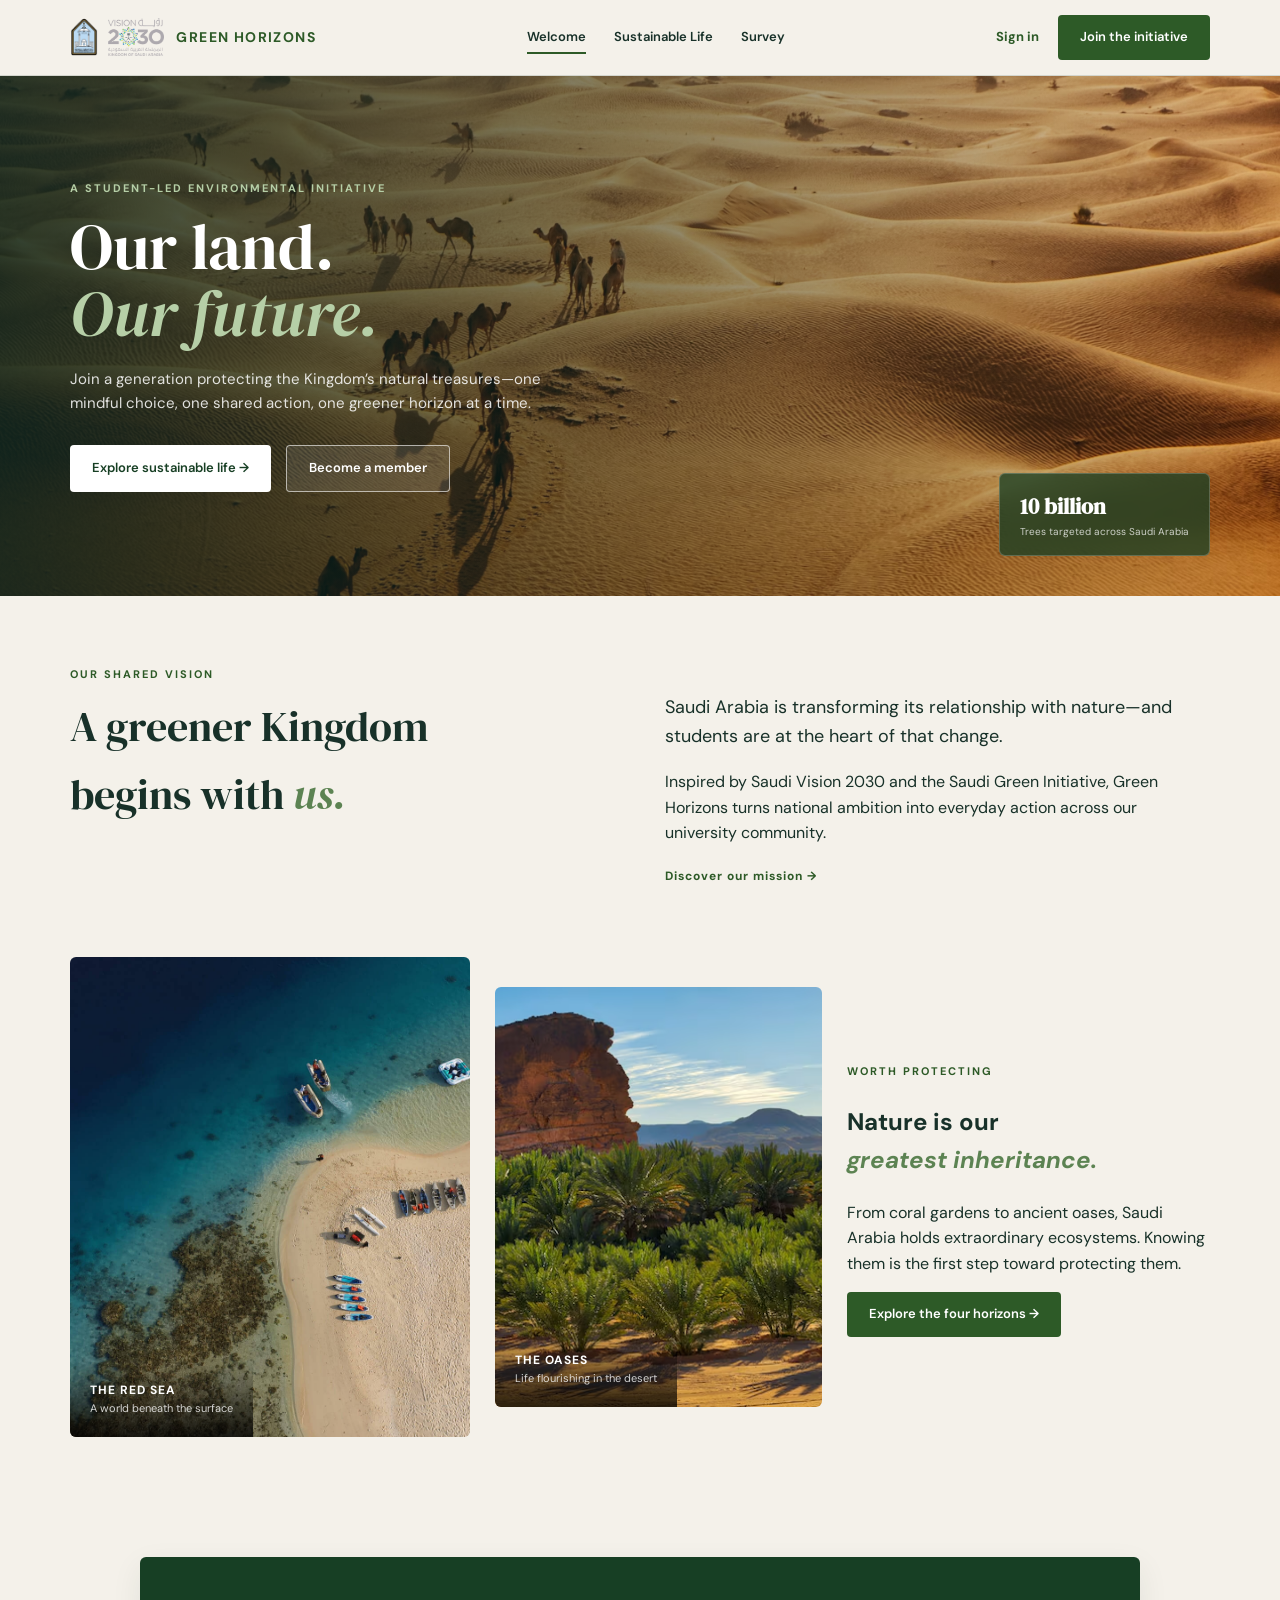
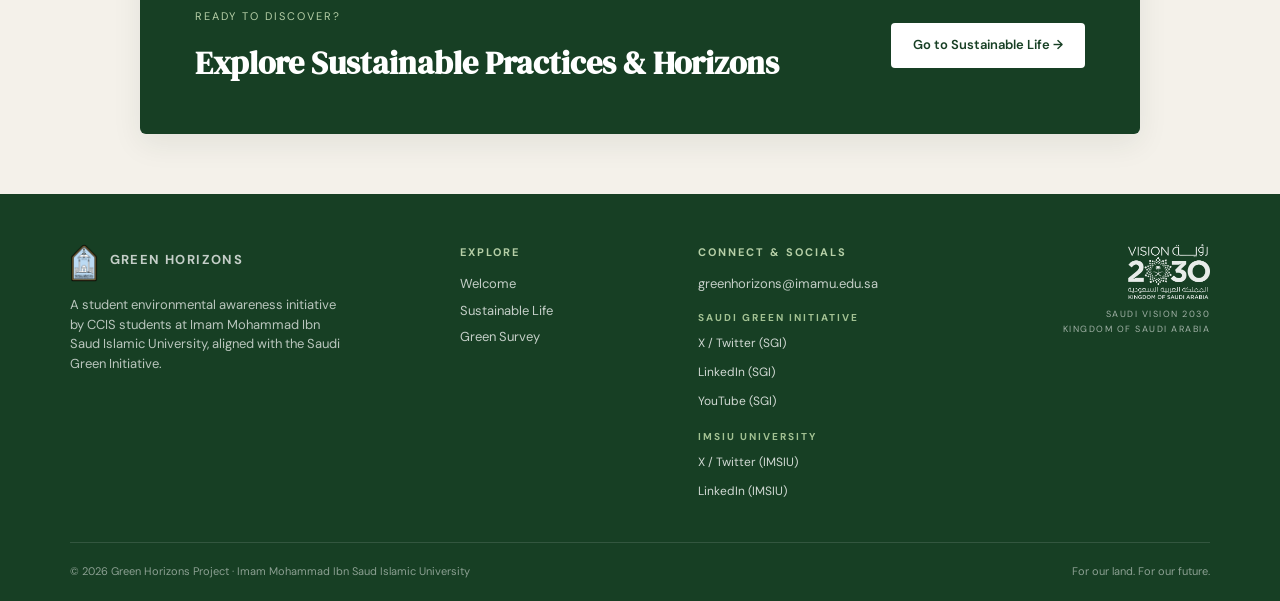
<file: index.html>
<!DOCTYPE html>
<html lang="en">
<head>
    <meta charset="utf-8">
    <title>Green Horizons - Welcome</title>
    <meta name="keywords" content="Saudi Green Initiative, Vision 2030, Environment, Sustainability, Imam University">
    <meta name="description" content="A student environmental awareness website supporting Saudi Vision 2030 and the Saudi Green Initiative.">
    <link rel="stylesheet" href="css/style.css">
</head>
<body>

    <!-- Header navigation bar -->
    <header class="header">
        <div class="nav-shell">
            <a href="index.html" class="brand">
                <div class="brand-logos">
                    <img src="images/imamu.png" alt="Imam University Logo">
                    <img src="images/Vision_2030.webp" alt="Saudi Vision 2030 Logo">
                </div>
                <span>GREEN HORIZONS</span>
            </a>
            <nav class="nav-links">
                <a href="index.html" class="active">Welcome</a>
                <a href="sustainable.html">Sustainable Life</a>
                <a href="survey.html">Survey</a>
            </nav>
            <div>
                <a href="signin.html" style="color: #2d5a27; text-decoration: none; margin-right: 15px; font-weight: bold; font-size: 13px;">Sign in</a>
                <a href="signup.html" class="primary-button">Join the initiative</a>
            </div>
        </div>
    </header>

    <main>
        <!-- Hero section with background banner -->
        <section class="hero-section">
            <div class="hero-overlay"></div>
            <div class="hero-content page-shell">
                <span class="eyebrow">A STUDENT-LED ENVIRONMENTAL INITIATIVE</span>
                <h1>Our land.<br><em>Our future.</em></h1>
                <p>Join a generation protecting the Kingdom’s natural treasures—one mindful choice, one shared action, one greener horizon at a time.</p>
                <div class="hero-buttons">
                    <a href="sustainable.html" class="primary-button light-btn">Explore sustainable life &rarr;</a>
                    <a href="signup.html" class="ghost-button">Become a member</a>
                </div>
            </div>
            <!-- Floating statistics box -->
            <div class="hero-stat-box">
                <div>
                    <strong>10 billion</strong>
                    <small>Trees targeted across Saudi Arabia</small>
                </div>
            </div>
        </section>

        <!-- Introduction section -->
        <section class="page-shell intro-section">
            <div class="section-tag">OUR SHARED VISION</div>
            <div class="intro-grid">
                <h2>A greener Kingdom<br>begins with <em>us.</em></h2>
                <div>
                    <p class="lead">Saudi Arabia is transforming its relationship with nature—and students are at the heart of that change.</p>
                    <p>Inspired by Saudi Vision 2030 and the Saudi Green Initiative, Green Horizons turns national ambition into everyday action across our university community.</p>
                    <a href="sustainable.html" class="inline-link">Discover our mission &rarr;</a>
                </div>
            </div>
        </section>

        <!-- Nature photo gallery section -->
        <section class="page-shell nature-gallery">
            <div class="photo-card large">
                <img src="images/Red-Sea.jpg" alt="The Red Sea Coral Reefs">
                <div class="photo-caption">
                    <strong>THE RED SEA</strong>
                    <small>A world beneath the surface</small>
                </div>
            </div>
            <div class="photo-card medium">
                <img src="images/date-farms.avif" alt="The Oases">
                <div class="photo-caption">
                    <strong>THE OASES</strong>
                    <small>Life flourishing in the desert</small>
                </div>
            </div>
            <div class="nature-copy">
                <span class="section-tag">WORTH PROTECTING</span>
                <h2>Nature is our<br><em>greatest inheritance.</em></h2>
                <p>From coral gardens to ancient oases, Saudi Arabia holds extraordinary ecosystems. Knowing them is the first step toward protecting them.</p>
                <a href="sustainable.html" class="primary-button">Explore the four horizons &rarr;</a>
            </div>
        </section>

        <!-- Call to action banner leading to sustainable life -->
        <section class="page-shell" style="margin-bottom: 60px;">
            <div class="action-banner">
                <div>
                    <span style="font-size: 11px; letter-spacing: 2px; text-transform: uppercase; color: #b6cfa7;">READY TO DISCOVER?</span>
                    <h2 style="font-family: 'DM Serif Display', serif; font-size: 32px; color: white; margin: 10px 0 0;">Explore Sustainable Practices & Horizons</h2>
                </div>
                <a href="sustainable.html" class="primary-button light-btn" style="white-space: nowrap;">Go to Sustainable Life &rarr;</a>
            </div>
        </section>
    </main>

    <!-- Site footer with social links and official logos -->
    <footer>
        <div class="footer-main">
            <div>
                <div class="brand" style="color: white; margin-bottom: 12px;">
                    <div class="brand-logos">
                        <img src="images/imamu.png" alt="Imam University Logo" style="height: 38px;">
                    </div>
                    <span>GREEN HORIZONS</span>
                </div>
                <p style="color: rgba(255,255,255,0.7); font-size: 13px; max-width: 280px; line-height: 1.5;">
                    A student environmental awareness initiative by CCIS students at Imam Mohammad Ibn Saud Islamic University, aligned with the Saudi Green Initiative.
                </p>
            </div>

            <div>
                <b>EXPLORE</b>
                <a href="index.html">Welcome</a>
                <a href="sustainable.html">Sustainable Life</a>
                <a href="survey.html">Green Survey</a>
            </div>

            <div>
                <b>CONNECT & SOCIALS</b>
                <span style="margin-bottom: 10px;">greenhorizons@imamu.edu.sa</span>
                
                <b style="margin-top: 15px; margin-bottom: 8px; font-size: 10px; color: #a3c293;">SAUDI GREEN INITIATIVE</b>
                <div class="social-links-list">
                    <a href="https://x.com/SgiSaudi" target="_blank" rel="noopener">X / Twitter (SGI)</a>
                    <a href="https://www.linkedin.com/company/sgisaudi" target="_blank" rel="noopener">LinkedIn (SGI)</a>
                    <a href="https://www.youtube.com/@SGISaudi" target="_blank" rel="noopener">YouTube (SGI)</a>
                </div>

                <b style="margin-top: 12px; margin-bottom: 8px; font-size: 10px; color: #a3c293;">IMSIU UNIVERSITY</b>
                <div class="social-links-list">
                    <a href="https://x.com/IMSIU_edu_sa?lang=ar" target="_blank" rel="noopener">X / Twitter (IMSIU)</a>
                    <a href="https://www.linkedin.com/company/imsiu/?originalSubdomain=sa" target="_blank" rel="noopener">LinkedIn (IMSIU)</a>
                </div>
            </div>

            <div style="text-align: right; display: flex; flex-direction: column; align-items: flex-end; justify-content: flex-start;">
                <img src="images/Vision_2030.webp" alt="Saudi Vision 2030 Logo" style="height: 55px; width: auto; filter: brightness(0) invert(1); opacity: 0.9; margin-bottom: 8px;">
                <span style="font-size: 9px; letter-spacing: 1.5px; color: rgba(255,255,255,0.6); text-transform: uppercase;">
                    SAUDI VISION 2030<br>KINGDOM OF SAUDI ARABIA
                </span>
            </div>
        </div>

        <div class="footer-bottom">
            <span>© 2026 Green Horizons Project · Imam Mohammad Ibn Saud Islamic University</span>
            <span>For our land. For our future.</span>
        </div>
    </footer>

</body>
</html>
</file>
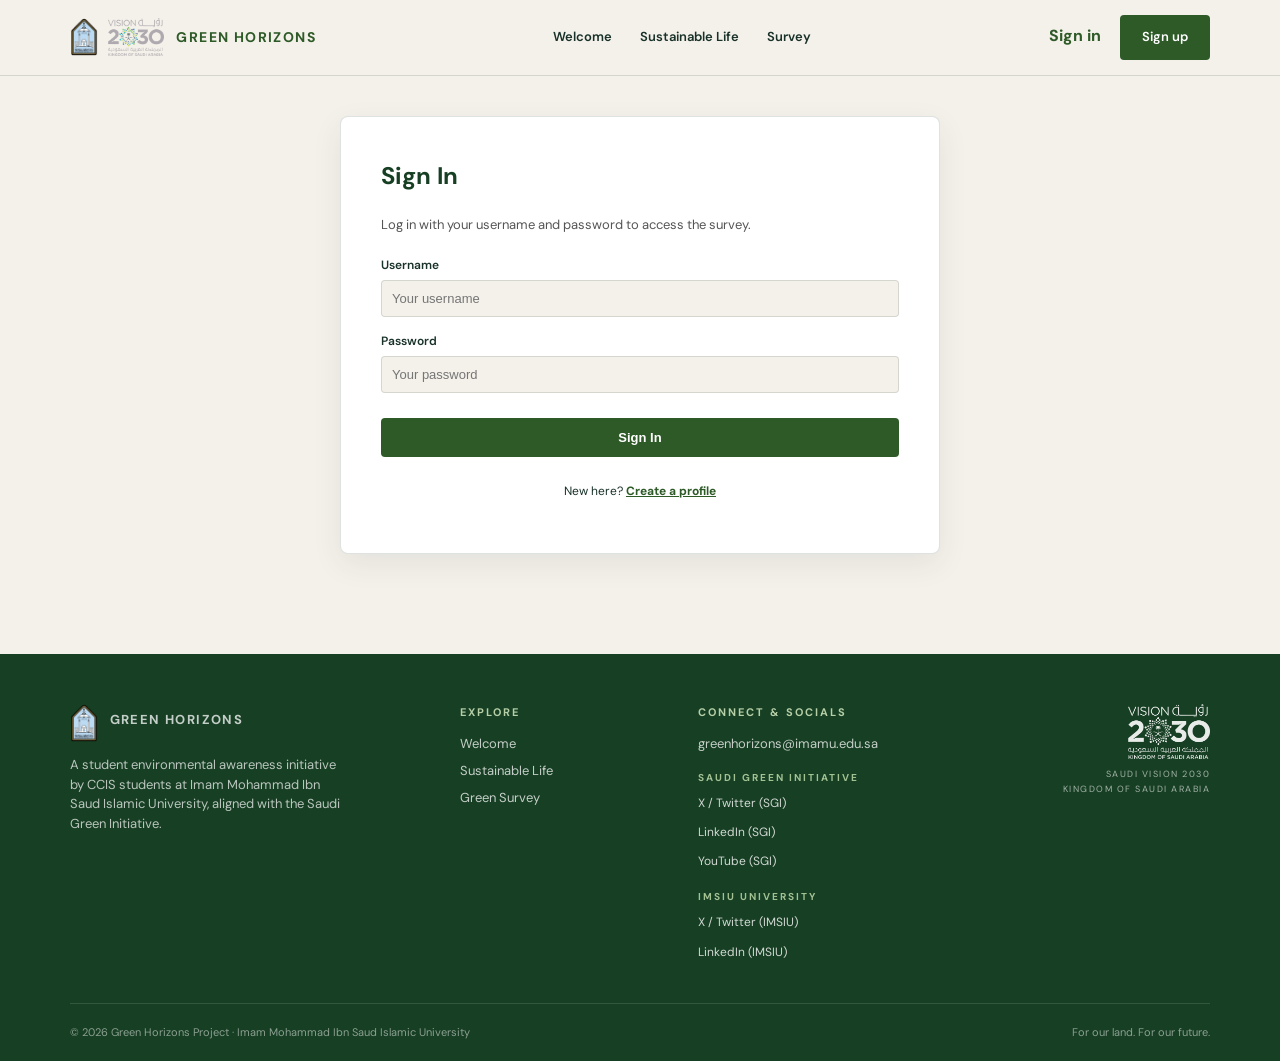
<file: signin.html>
<!DOCTYPE html>
<html lang="en">
<head>
    <meta charset="utf-8">
    <title>Sign In - Green Horizons</title>
    <link rel="stylesheet" href="css/style.css">
</head>
<body>

    <!-- Header navigation bar -->
    <header class="header">
        <div class="nav-shell">
            <a href="index.html" class="brand">
                <div class="brand-logos">
                    <img src="images/imamu.png" alt="Imam University Logo">
                    <img src="images/Vision_2030.webp" alt="Saudi Vision 2030 Logo">
                </div>
                <span>GREEN HORIZONS</span>
            </a>
            <nav class="nav-links">
                <a href="index.html">Welcome</a>
                <a href="sustainable.html">Sustainable Life</a>
                <a href="survey.html">Survey</a>
            </nav>
            <div>
                <a href="signin.html" style="color: #2d5a27; text-decoration: none; margin-right: 15px; font-weight: bold;">Sign in</a>
                <a href="signup.html" class="primary-button">Sign up</a>
            </div>
        </div>
    </header>

    <main class="survey-page">
        <!-- Signin container -->
        <div class="auth-container">
            <h2 style="color: #173f24; margin-top: 0;">Sign In</h2>
            <p style="font-size: 13px; color: #555;">Log in with your username and password to access the survey.</p>

            <form class="account-form" onsubmit="event.preventDefault(); location.href='survey.html';">
                <label>Username 
                    <input required type="text" placeholder="Your username">
                </label>
                <label>Password 
                    <input required type="password" placeholder="Your password">
                </label>
                <button class="primary-button full" type="submit" style="margin-top: 10px;">Sign In</button>
                <p style="text-align: center; margin-top: 10px; font-size: 12px;">
                    New here? <a href="signup.html" style="color: #2d5a27; font-weight: bold;">Create a profile</a>
                </p>
            </form>
        </div>
    </main>

    <!-- Site footer with social links and official logos -->
    <footer>
        <div class="footer-main">
            <div>
                <div class="brand" style="color: white; margin-bottom: 12px;">
                    <div class="brand-logos">
                        <img src="images/imamu.png" alt="Imam University Logo" style="height: 38px;">
                    </div>
                    <span>GREEN HORIZONS</span>
                </div>
                <p style="color: rgba(255,255,255,0.7); font-size: 13px; max-width: 280px; line-height: 1.5;">
                    A student environmental awareness initiative by CCIS students at Imam Mohammad Ibn Saud Islamic University, aligned with the Saudi Green Initiative.
                </p>
            </div>

            <div>
                <b>EXPLORE</b>
                <a href="index.html">Welcome</a>
                <a href="sustainable.html">Sustainable Life</a>
                <a href="survey.html">Green Survey</a>
            </div>

            <div>
                <b>CONNECT & SOCIALS</b>
                <span style="margin-bottom: 10px;">greenhorizons@imamu.edu.sa</span>
                
                <b style="margin-top: 15px; margin-bottom: 8px; font-size: 10px; color: #a3c293;">SAUDI GREEN INITIATIVE</b>
                <div class="social-links-list">
                    <a href="https://x.com/SgiSaudi" target="_blank" rel="noopener">X / Twitter (SGI)</a>
                    <a href="https://www.linkedin.com/company/sgisaudi" target="_blank" rel="noopener">LinkedIn (SGI)</a>
                    <a href="https://www.youtube.com/@SGISaudi" target="_blank" rel="noopener">YouTube (SGI)</a>
                </div>

                <b style="margin-top: 12px; margin-bottom: 8px; font-size: 10px; color: #a3c293;">IMSIU UNIVERSITY</b>
                <div class="social-links-list">
                    <a href="https://x.com/IMSIU_edu_sa?lang=ar" target="_blank" rel="noopener">X / Twitter (IMSIU)</a>
                    <a href="https://www.linkedin.com/company/imsiu/?originalSubdomain=sa" target="_blank" rel="noopener">LinkedIn (IMSIU)</a>
                </div>
            </div>

            <div style="text-align: right; display: flex; flex-direction: column; align-items: flex-end; justify-content: flex-start;">
                <img src="images/Vision_2030.webp" alt="Saudi Vision 2030 Logo" style="height: 55px; width: auto; filter: brightness(0) invert(1); opacity: 0.9; margin-bottom: 8px;">
                <span style="font-size: 9px; letter-spacing: 1.5px; color: rgba(255,255,255,0.6); text-transform: uppercase;">
                    SAUDI VISION 2030<br>KINGDOM OF SAUDI ARABIA
                </span>
            </div>
        </div>

        <div class="footer-bottom">
            <span>© 2026 Green Horizons Project · Imam Mohammad Ibn Saud Islamic University</span>
            <span>For our land. For our future.</span>
        </div>
    </footer>

</body>
</html>
</file>
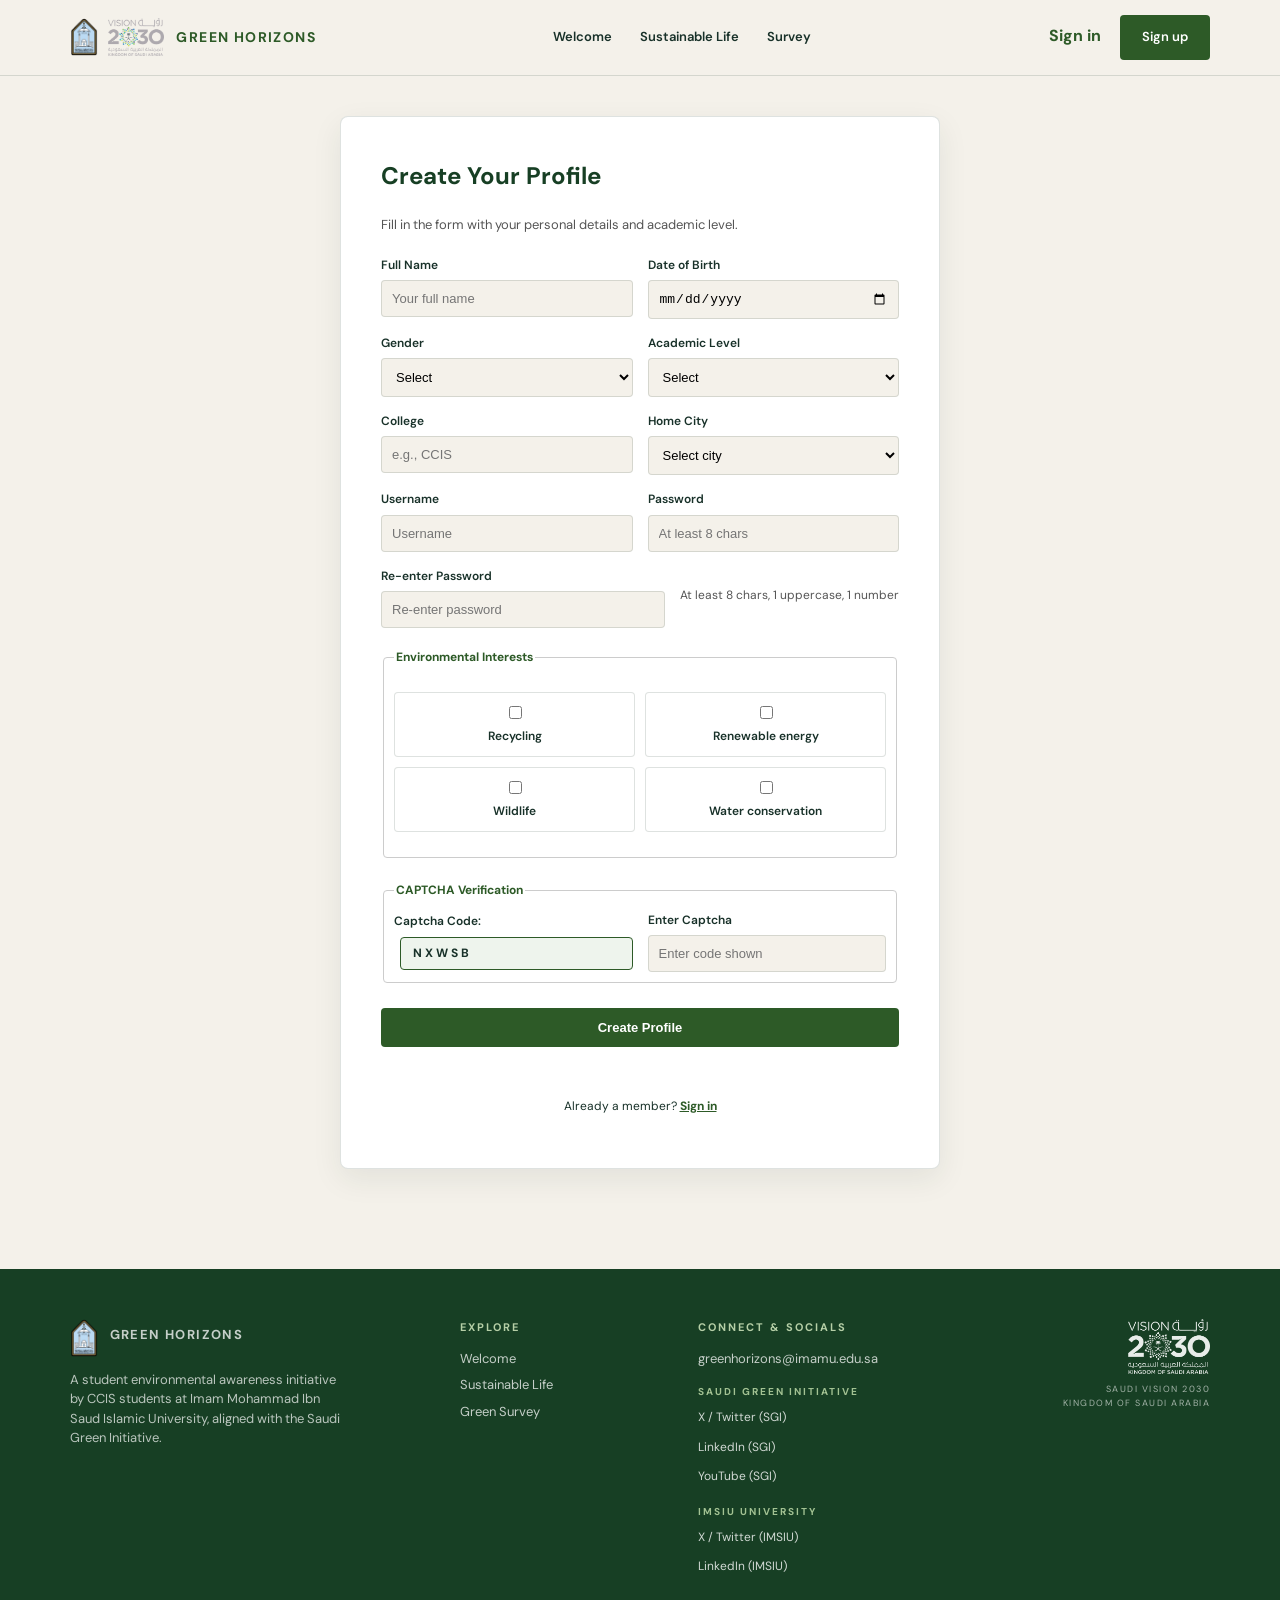
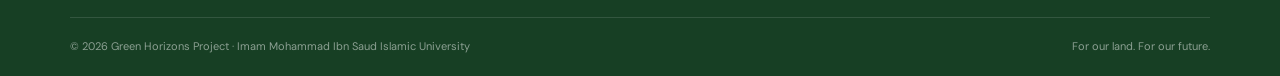
<file: signup.html>
<!DOCTYPE html>
<html lang="en">
<head>
    <meta charset="utf-8">
    <title>Sign Up - Green Horizons</title>
    <link rel="stylesheet" href="css/style.css">
     <script src="js/signup.js"></script>
</head>
<body>

    <!-- Header navigation bar -->
    <header class="header">
        <div class="nav-shell">
            <a href="index.html" class="brand">
                <div class="brand-logos">
                    <img src="images/imamu.png" alt="Imam University Logo">
                    <img src="images/Vision_2030.webp" alt="Saudi Vision 2030 Logo">
                </div>
                <span>GREEN HORIZONS</span>
            </a>
            <nav class="nav-links">
                <a href="index.html">Welcome</a>
                <a href="sustainable.html">Sustainable Life</a>
                <a href="survey.html">Survey</a>
            </nav>
            <div>
                <a href="signin.html" style="color: #2d5a27; text-decoration: none; margin-right: 15px; font-weight: bold;">Sign in</a>
                <a href="signup.html" class="primary-button">Sign up</a>
            </div>
        </div>
    </header>

    <main class="survey-page">
        <!-- Signup registration container -->
        <div class="auth-container">
            <h2 style="color: #173f24; margin-top: 0;">Create Your Profile</h2>
            <p style="font-size: 13px; color: #555;">Fill in the form with your personal details and academic level.</p>

             <form id="signupForm" class="account-form">
                <div class="field-row">
                    <label>Full Name <input id="fullName" required type="text" placeholder="Your full name"></label>
                    <label>Date of Birth <input id="dob" required type="date"></label>
                </div>

                <div class="field-row">
                    <label>Gender
                        <select id="gender" required>
                            <option value="" disabled selected>Select</option>
                            <option>Female</option>
                            <option>Male</option>
                        </select>
                    </label>
                    <label>Academic Level
                        <select id="academicLevel" required>
                            <option value="" disabled selected>Select</option>
                            <option>Undergraduate</option>
                            <option>Graduate</option>
                        </select>
                    </label>
                </div>

                <div class="field-row">
                    <label>College <input id="college" required type="text" placeholder="e.g., CCIS"></label>
                    <label>Home City
                        <select id="homeCity" required>
                            <option value="" disabled selected>Select city</option>
                            <option>Riyadh</option>
                            <option>Jeddah</option>
                            <option>Dammam</option>
                            <option>Other</option>
                        </select>
                    </label>
                </div>

                <div class="field-row">
                    <label>Username <input id="username" required type="text" placeholder="Username"></label>
                    <label>Password <input id="password" required type="password" minlength="8" placeholder="At least 8 chars"></label>
                </div>

                 <div class="field-row">
                    <label>Re-enter Password <input id="confirmPassword" required type="password" minlength="8" placeholder="Re-enter password"></label>
                    <div style="display: flex; flex-direction: column; justify-content: center; font-size: 12px;">
                        <span id="passwordFeedback" style="color: #555;">At least 8 chars, 1 uppercase, 1 number</span>
                        <span id="confirmFeedback" style="margin-top: 4px;"></span>
                    </div>
                </div>

                <fieldset style="border: 1px solid #ccc; padding: 10px; border-radius: 4px; margin-top: 5px;">
                    <legend style="font-weight: bold; font-size: 12px; color: #2d5a27;">Environmental Interests</legend>
                    <div class="practice-grid">
                        <label class="practice"><input type="checkbox" name="interest" value="recycling"> Recycling</label>
                        <label class="practice"><input type="checkbox" name="interest" value="renewable"> Renewable energy</label>
                        <label class="practice"><input type="checkbox" name="interest" value="wildlife"> Wildlife</label>
                        <label class="practice"><input type="checkbox" name="interest" value="water"> Water conservation</label>
                    </div>
                </fieldset>

                 <fieldset style="border: 1px solid #ccc; padding: 10px; border-radius: 4px; margin-top: 8px;">
                    <legend style="font-weight: bold; font-size: 12px; color: #2d5a27;">CAPTCHA Verification</legend>
                    <div class="field-row" style="align-items: center;">
                        <label style="margin: 0;">Captcha Code:
                            <strong id="captchaCode" style="display: inline-block; padding: 6px 12px; background-color: #eef4ed; border: 1px solid #2d5a27; border-radius: 4px; letter-spacing: 3px; margin-left: 6px;"></strong>
                        </label>
                        <label style="margin: 0;">Enter Captcha
                            <input id="captchaInput" required type="text" placeholder="Enter code shown">
                        </label>
                    </div>
                </fieldset>

                 <button id="signupBtn" class="primary-button full" type="submit" style="margin-top: 10px;">Create Profile</button>

                 <div id="signupMessage" style="margin-top: 10px; font-size: 13px; font-weight: bold;"></div>

                <p style="text-align: center; font-size: 12px; margin-top: 10px;">
                    Already a member? <a href="signin.html" style="color: #2d5a27; font-weight: bold;">Sign in</a>
                </p>
            </form>
        </div>
    </main>

    <!-- Site footer with social links and official logos -->
    <footer>
        <div class="footer-main">
            <div>
                <div class="brand" style="color: white; margin-bottom: 12px;">
                    <div class="brand-logos">
                        <img src="images/imamu.png" alt="Imam University Logo" style="height: 38px;">
                    </div>
                    <span>GREEN HORIZONS</span>
                </div>
                <p style="color: rgba(255,255,255,0.7); font-size: 13px; max-width: 280px; line-height: 1.5;">
                    A student environmental awareness initiative by CCIS students at Imam Mohammad Ibn Saud Islamic University, aligned with the Saudi Green Initiative.
                </p>
            </div>

            <div>
                <b>EXPLORE</b>
                <a href="index.html">Welcome</a>
                <a href="sustainable.html">Sustainable Life</a>
                <a href="survey.html">Green Survey</a>
            </div>

            <div>
                <b>CONNECT & SOCIALS</b>
                <span style="margin-bottom: 10px;">greenhorizons@imamu.edu.sa</span>
                
                <b style="margin-top: 15px; margin-bottom: 8px; font-size: 10px; color: #a3c293;">SAUDI GREEN INITIATIVE</b>
                <div class="social-links-list">
                    <a href="https://x.com/SgiSaudi" target="_blank" rel="noopener">X / Twitter (SGI)</a>
                    <a href="https://www.linkedin.com/company/sgisaudi" target="_blank" rel="noopener">LinkedIn (SGI)</a>
                    <a href="https://www.youtube.com/@SGISaudi" target="_blank" rel="noopener">YouTube (SGI)</a>
                </div>

                <b style="margin-top: 12px; margin-bottom: 8px; font-size: 10px; color: #a3c293;">IMSIU UNIVERSITY</b>
                <div class="social-links-list">
                    <a href="https://x.com/IMSIU_edu_sa?lang=ar" target="_blank" rel="noopener">X / Twitter (IMSIU)</a>
                    <a href="https://www.linkedin.com/company/imsiu/?originalSubdomain=sa" target="_blank" rel="noopener">LinkedIn (IMSIU)</a>
                </div>
            </div>

            <div style="text-align: right; display: flex; flex-direction: column; align-items: flex-end; justify-content: flex-start;">
                <img src="images/Vision_2030.webp" alt="Saudi Vision 2030 Logo" style="height: 55px; width: auto; filter: brightness(0) invert(1); opacity: 0.9; margin-bottom: 8px;">
                <span style="font-size: 9px; letter-spacing: 1.5px; color: rgba(255,255,255,0.6); text-transform: uppercase;">
                    SAUDI VISION 2030<br>KINGDOM OF SAUDI ARABIA
                </span>
            </div>
        </div>

        <div class="footer-bottom">
            <span>©️ 2026 Green Horizons Project · Imam Mohammad Ibn Saud Islamic University</span>
            <span>For our land. For our future.</span>
        </div>
    </footer>

</body>
</html>
</file>
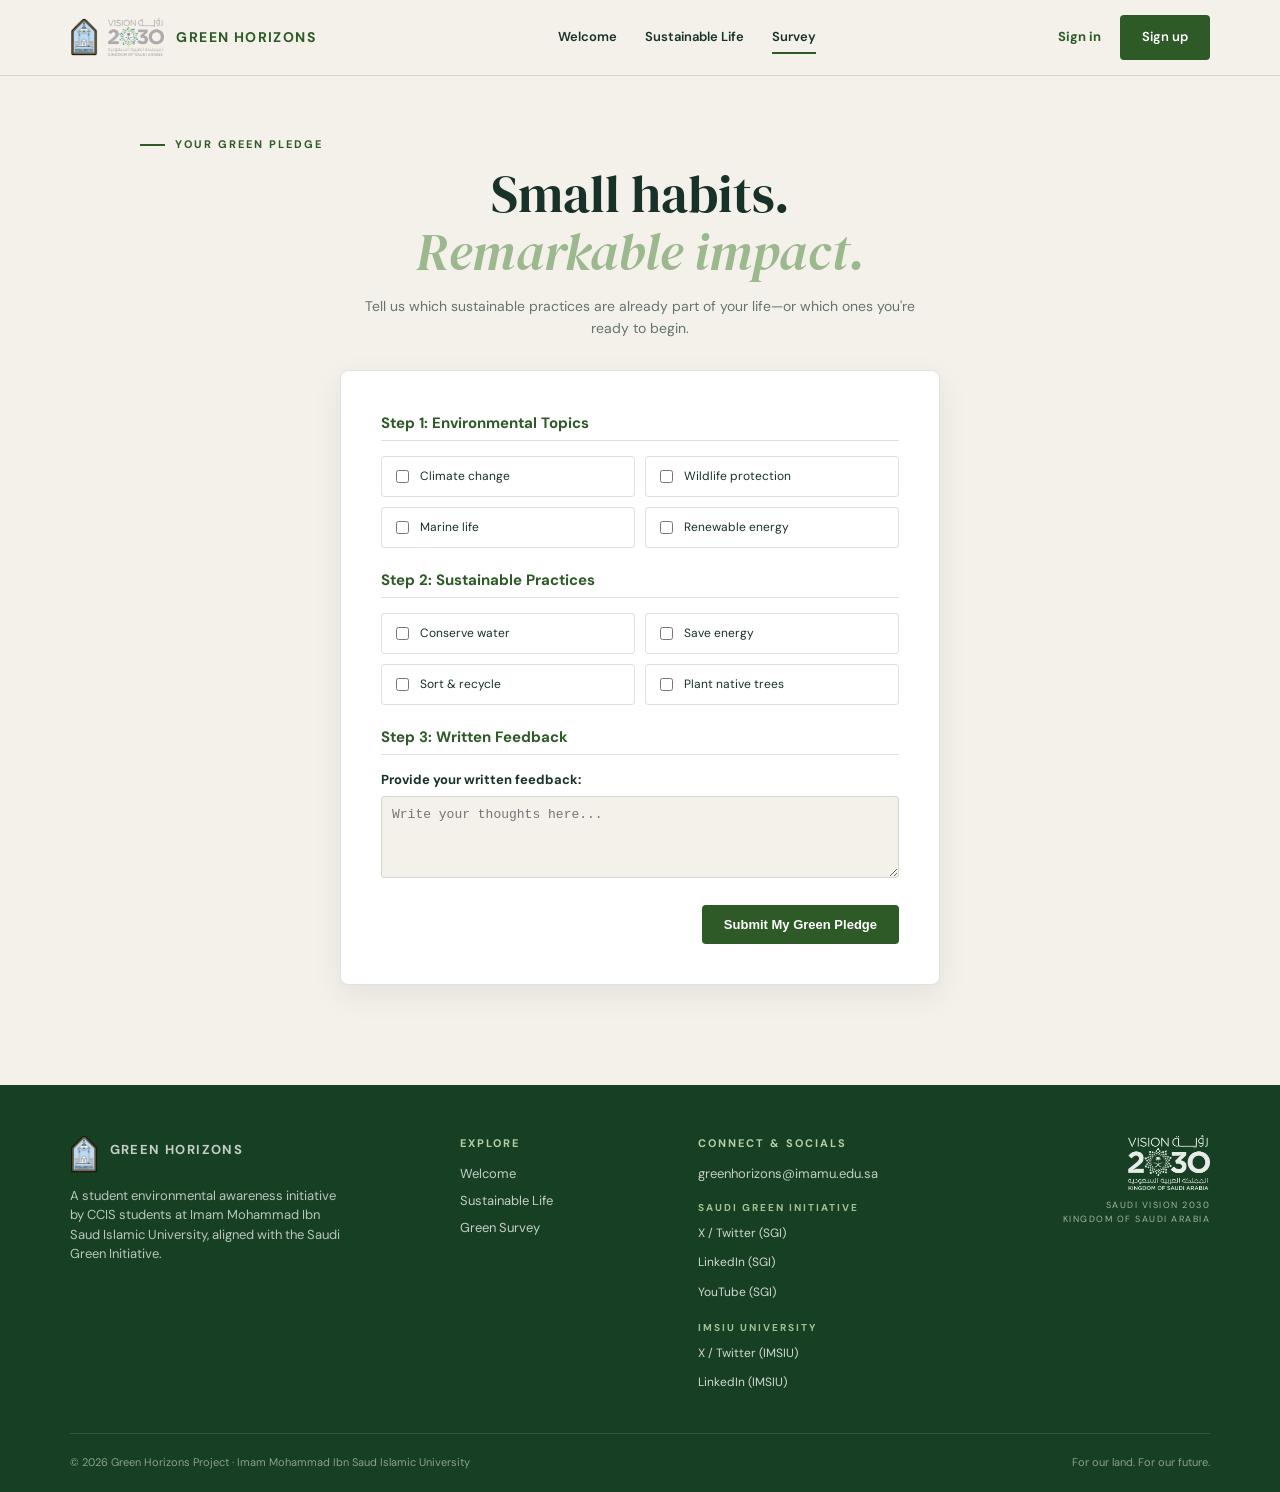
<file: survey.html>
<!DOCTYPE html>
<html lang="en">
<head>
    <meta charset="utf-8">
    <title>Green Survey - Green Horizons</title>
    <link rel="stylesheet" href="css/style.css">
</head>
<body>

    <!-- Header navigation bar -->
    <header class="header">
        <div class="nav-shell">
            <a href="index.html" class="brand">
                <div class="brand-logos">
                    <img src="images/imamu.png" alt="Imam University Logo">
                    <img src="images/Vision_2030.webp" alt="Saudi Vision 2030 Logo">
                </div>
                <span>GREEN HORIZONS</span>
            </a>
            <nav class="nav-links">
                <a href="index.html">Welcome</a>
                <a href="sustainable.html">Sustainable Life</a>
                <a href="survey.html" class="active">Survey</a>
            </nav>
            <div>
                <a href="signin.html" style="color: #2d5a27; text-decoration: none; margin-right: 15px; font-weight: bold; font-size: 13px;">Sign in</a>
                <a href="signup.html" class="primary-button">Sign up</a>
            </div>
        </div>
    </header>

    <main class="survey-page">

        <!-- Survey page banner description -->
        <div class="page-header-banner" style="text-align: center; margin-bottom: 30px;">
            <div class="section-tag-line"><span>YOUR GREEN PLEDGE</span></div>
            <h1 class="page-title-heading" style="font-size: 52px;">
                Small habits.<br>
                <em class="light-accent-text">Remarkable impact.</em>
            </h1>
            <p class="page-subtitle-text" style="max-width: 550px; margin: 0 auto;">
                Tell us which sustainable practices are already part of your life—or which ones you're ready to begin.
            </p>
        </div>

        <!-- Survey questionnaire form -->
        <form class="survey-form" onsubmit="return checkSurvey(event);">
            <h3 style="font-size: 15px; color: #2d5a27; border-bottom: 1px solid var(--line); padding-bottom: 5px; margin-top: 0;">Step 1: Environmental Topics</h3>
            <div class="practice-grid">
                <label class="practice"><input type="checkbox" name="topic" value="climate"> Climate change</label>
                <label class="practice"><input type="checkbox" name="topic" value="wildlife"> Wildlife protection</label>
                <label class="practice"><input type="checkbox" name="practice" value="marine"> Marine life</label>
                <label class="practice"><input type="checkbox" name="practice" value="renewable"> Renewable energy</label>
            </div>

            <h3 style="font-size: 15px; color: #2d5a27; border-bottom: 1px solid var(--line); padding-bottom: 5px; margin-top: 20px;">Step 2: Sustainable Practices</h3>
            <div class="practice-grid">
                <label class="practice"><input type="checkbox" name="practice" value="water"> Conserve water</label>
                <label class="practice"><input type="checkbox" name="practice" value="energy"> Save energy</label>
                <label class="practice"><input type="checkbox" name="practice" value="recycle"> Sort & recycle</label>
                <label class="practice"><input type="checkbox" name="practice" value="trees"> Plant native trees</label>
            </div>

            <h3 style="font-size: 15px; color: #2d5a27; border-bottom: 1px solid var(--line); padding-bottom: 5px; margin-top: 20px;">Step 3: Written Feedback</h3>
            <label style="display: block; margin-top: 10px; font-size: 13px; font-weight: bold;">
                Provide your written feedback:
                <textarea id="feedback" placeholder="Write your thoughts here..." rows="4" required style="width: 100%; margin-top: 5px; box-sizing: border-box;"></textarea>
            </label>

            <div style="margin-top: 20px; text-align: right;">
                <button class="primary-button" type="submit">Submit My Green Pledge</button>
            </div>
        </form>
    </main>

    <!-- Site footer with social links and official logos -->
    <footer>
        <div class="footer-main">
            <div>
                <div class="brand" style="color: white; margin-bottom: 12px;">
                    <div class="brand-logos">
                        <img src="images/imamu.png" alt="Imam University Logo" style="height: 38px;">
                    </div>
                    <span>GREEN HORIZONS</span>
                </div>
                <p style="color: rgba(255,255,255,0.7); font-size: 13px; max-width: 280px; line-height: 1.5;">
                    A student environmental awareness initiative by CCIS students at Imam Mohammad Ibn Saud Islamic University, aligned with the Saudi Green Initiative.
                </p>
            </div>

            <div>
                <b>EXPLORE</b>
                <a href="index.html">Welcome</a>
                <a href="sustainable.html">Sustainable Life</a>
                <a href="survey.html">Green Survey</a>
            </div>

            <div>
                <b>CONNECT & SOCIALS</b>
                <span style="margin-bottom: 10px;">greenhorizons@imamu.edu.sa</span>
                
                <b style="margin-top: 15px; margin-bottom: 8px; font-size: 10px; color: #a3c293;">SAUDI GREEN INITIATIVE</b>
                <div class="social-links-list">
                    <a href="https://x.com/SgiSaudi" target="_blank" rel="noopener">X / Twitter (SGI)</a>
                    <a href="https://www.linkedin.com/company/sgisaudi" target="_blank" rel="noopener">LinkedIn (SGI)</a>
                    <a href="https://www.youtube.com/@SGISaudi" target="_blank" rel="noopener">YouTube (SGI)</a>
                </div>

                <b style="margin-top: 12px; margin-bottom: 8px; font-size: 10px; color: #a3c293;">IMSIU UNIVERSITY</b>
                <div class="social-links-list">
                    <a href="https://x.com/IMSIU_edu_sa?lang=ar" target="_blank" rel="noopener">X / Twitter (IMSIU)</a>
                    <a href="https://www.linkedin.com/company/imsiu/?originalSubdomain=sa" target="_blank" rel="noopener">LinkedIn (IMSIU)</a>
                </div>
            </div>

            <div style="text-align: right; display: flex; flex-direction: column; align-items: flex-end; justify-content: flex-start;">
                <img src="images/Vision_2030.webp" alt="Saudi Vision 2030 Logo" style="height: 55px; width: auto; filter: brightness(0) invert(1); opacity: 0.9; margin-bottom: 8px;">
                <span style="font-size: 9px; letter-spacing: 1.5px; color: rgba(255,255,255,0.6); text-transform: uppercase;">
                    SAUDI VISION 2030<br>KINGDOM OF SAUDI ARABIA
                </span>
            </div>
        </div>

        <div class="footer-bottom">
            <span>© 2026 Green Horizons Project · Imam Mohammad Ibn Saud Islamic University</span>
            <span>For our land. For our future.</span>
        </div>
    </footer>

    <script>
        // Form validation script for survey submission
        function checkSurvey(event) {
            event.preventDefault();
            var topics = document.querySelectorAll('input[name="topic"]:checked').length;
            var practices = document.querySelectorAll('input[name="practice"]:checked').length;
            if (topics === 0 || practices === 0) {
                alert('Please select at least one topic and one practice.');
                return false;
            }
            alert('Thank you for your green pledge!');
            location.href = 'index.html';
            return false;
        }
    </script>

</body>
</html>
</file>
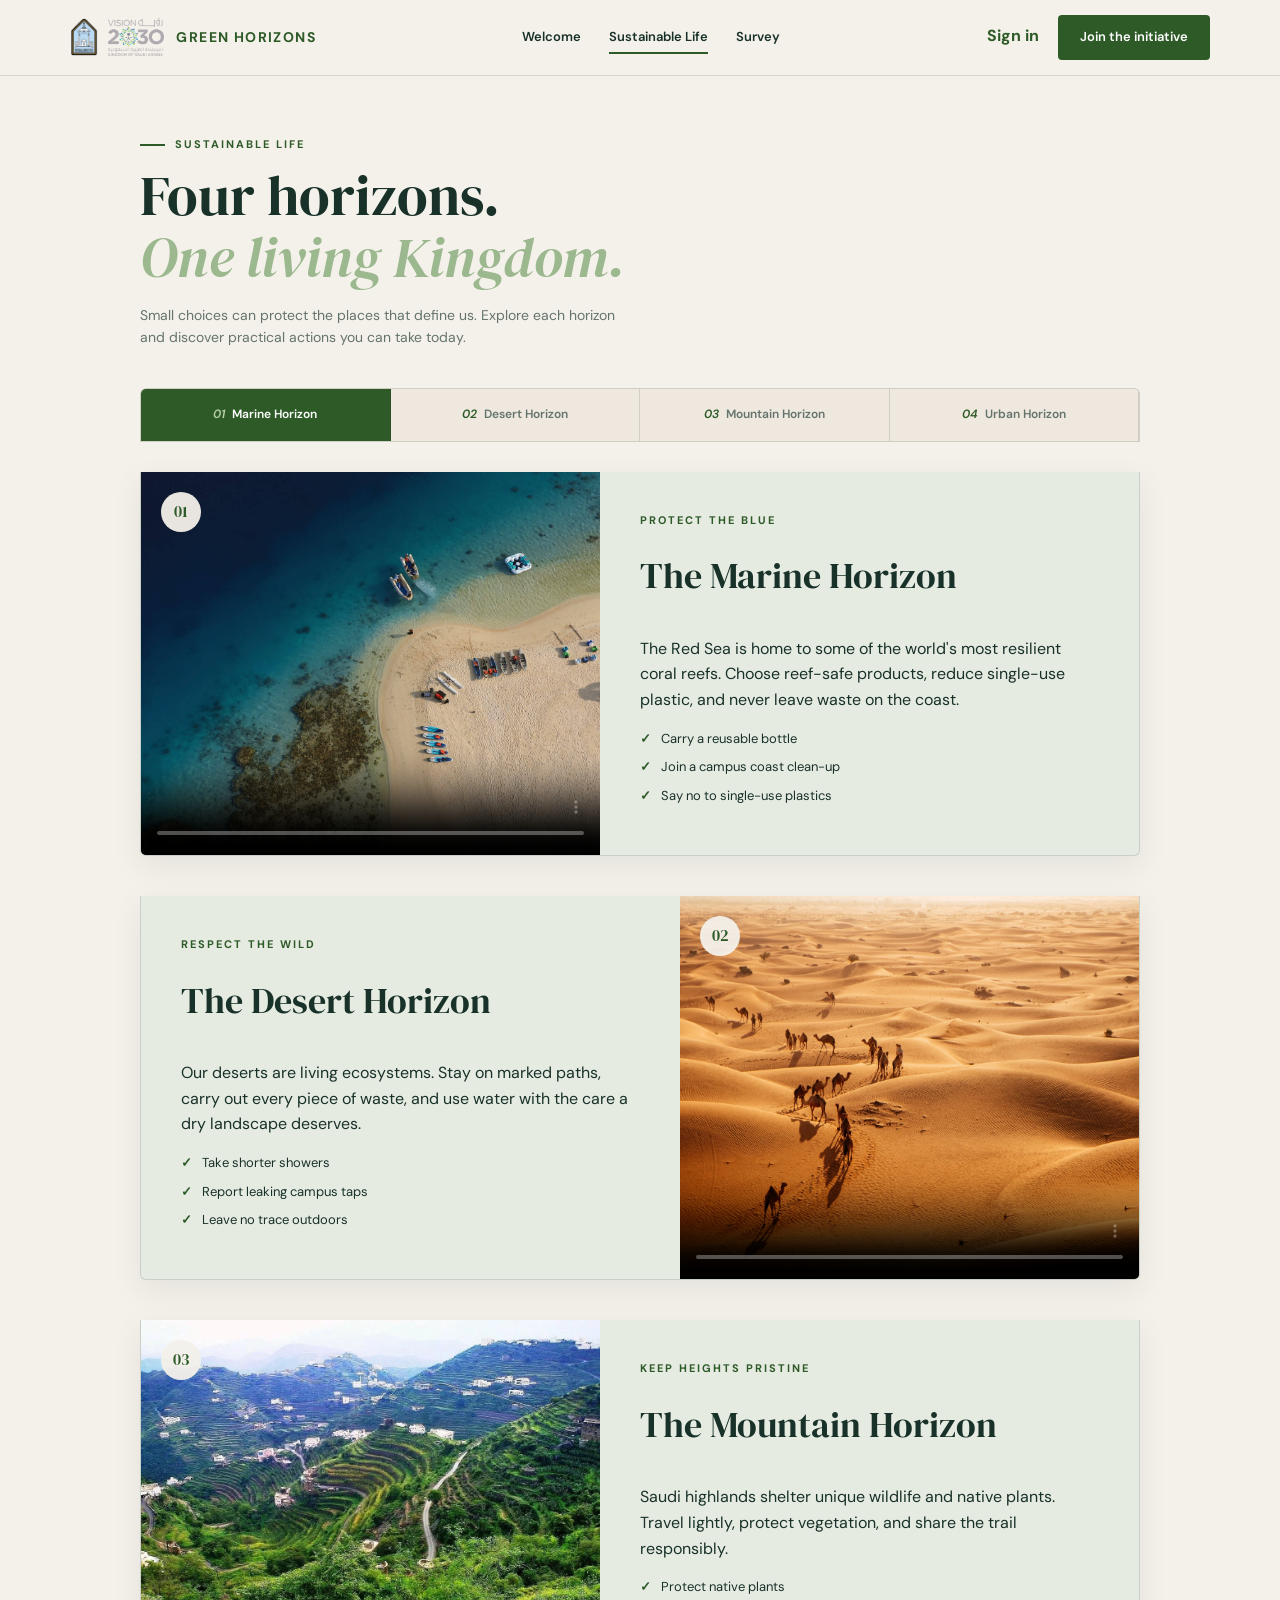
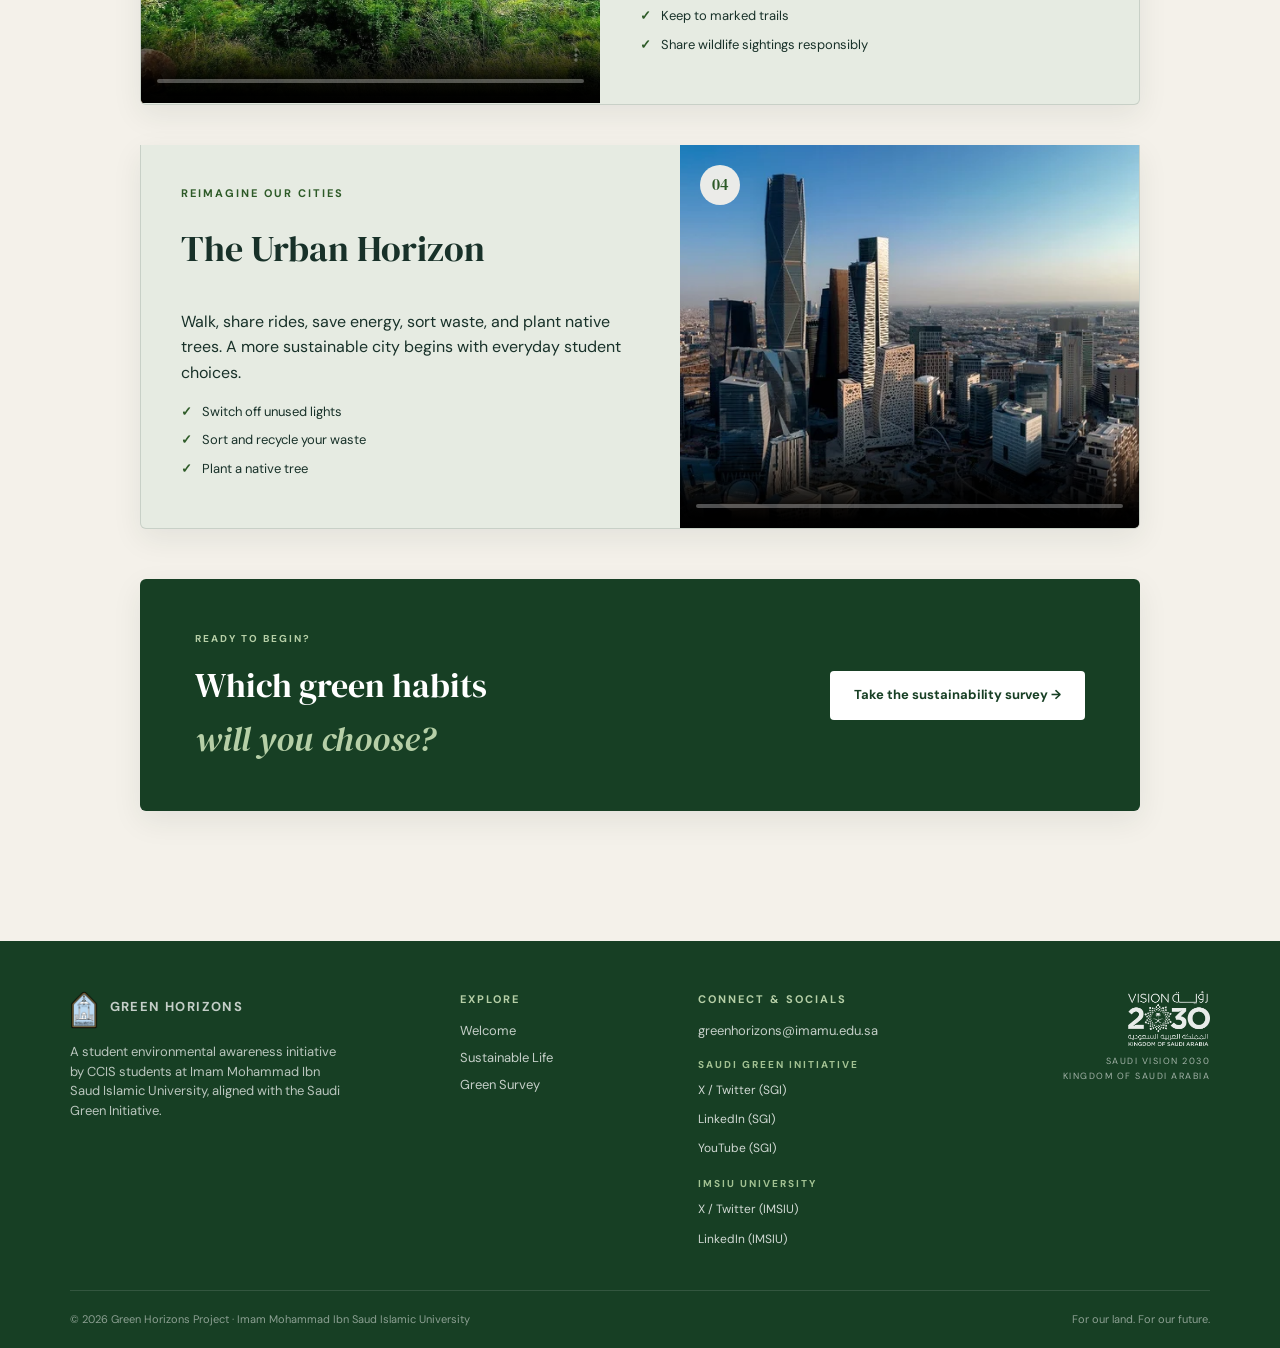
<file: sustainable.html>
<!DOCTYPE html>
<html lang="en">
<head>
    <meta charset="utf-8">
    <title>Sustainable Life & Green Initiatives - Green Horizons</title>
    <link rel="stylesheet" href="css/style.css">
</head>
<body>

    <!-- Header navigation bar -->
    <header class="header">
        <div class="nav-shell">
            <a href="index.html" class="brand">
                <div class="brand-logos">
                    <img src="images/imamu.png" alt="Imam University Logo">
                    <img src="images/Vision_2030.webp" alt="Saudi Vision 2030 Logo">
                </div>
                <span>GREEN HORIZONS</span>
            </a>
            <nav class="nav-links">
                <a href="index.html">Welcome</a>
                <a href="sustainable.html" class="active">Sustainable Life</a>
                <a href="survey.html">Survey</a>
            </nav>
            <div>
                <a href="signin.html" style="color: #2d5a27; text-decoration: none; margin-right: 15px; font-weight: bold;">Sign in</a>
                <a href="signup.html" class="primary-button">Join the initiative</a>
            </div>
        </div>
    </header>

    <main class="survey-page">

        <!-- Page header banner description -->
        <div class="page-header-banner">
            <div class="section-tag-line"><span>SUSTAINABLE LIFE</span></div>
            <h1 class="page-title-heading">
                Four horizons.<br>
                <em class="light-accent-text">One living Kingdom.</em>
            </h1>
            <p class="page-subtitle-text">
                Small choices can protect the places that define us. Explore each horizon and discover practical actions you can take today.
            </p>
        </div>

        <!-- 4 horizons navigation tabs -->
        <div class="horizons-tabs">
            <a href="#marine" class="tab-btn active"><em>01</em> Marine Horizon</a>
            <a href="#desert" class="tab-btn"><em>02</em> Desert Horizon</a>
            <a href="#mountain" class="tab-btn"><em>03</em> Mountain Horizon</a>
            <a href="#urban" class="tab-btn"><em>04</em> Urban Horizon</a>
        </div>

        <!-- Horizons content section -->
        <div style="margin-top: 30px;">

            <!-- 01 Marine Horizon -->
            <article id="marine" class="horizon-card">
                <div class="horizon-video">
                    <span class="badge-num">01</span>
                    <video controls poster="images/Red-Sea.jpg">
                        <source src="videos/The-Marine-Horizon.mp4" type="video/mp4">
                        Your browser does not support the video tag.
                    </video>
                </div>
                <div class="horizon-content">
                    <span class="section-tag">PROTECT THE BLUE</span>
                    <h2>The Marine Horizon</h2>
                    <p>The Red Sea is home to some of the world's most resilient coral reefs. Choose reef-safe products, reduce single-use plastic, and never leave waste on the coast.</p>
                    <ul class="horizon-checklist">
                        <li>Carry a reusable bottle</li>
                        <li>Join a campus coast clean-up</li>
                        <li>Say no to single-use plastics</li>
                    </ul>
                </div>
            </article>

            <!-- 02 Desert Horizon -->
            <article id="desert" class="horizon-card reverse">
                <div class="horizon-video">
                    <span class="badge-num">02</span>
                    <video controls poster="images/Saudi-desert.avif">
                        <source src="videos/The-Desert-Horizon.mp4" type="video/mp4">
                        Your browser does not support the video tag.
                    </video>
                </div>
                <div class="horizon-content">
                    <span class="section-tag">RESPECT THE WILD</span>
                    <h2>The Desert Horizon</h2>
                    <p>Our deserts are living ecosystems. Stay on marked paths, carry out every piece of waste, and use water with the care a dry landscape deserves.</p>
                    <ul class="horizon-checklist">
                        <li>Take shorter showers</li>
                        <li>Report leaking campus taps</li>
                        <li>Leave no trace outdoors</li>
                    </ul>
                </div>
            </article>

            <!-- 03 Mountain Horizon -->
            <article id="mountain" class="horizon-card">
                <div class="horizon-video">
                    <span class="badge-num">03</span>
                    <video controls poster="images/abha.webp">
                        <source src="videos/The-Mountain-Horizon.mp4" type="video/mp4">
                        Your browser does not support the video tag.
                    </video>
                </div>
                <div class="horizon-content">
                    <span class="section-tag">KEEP HEIGHTS PRISTINE</span>
                    <h2>The Mountain Horizon</h2>
                    <p>Saudi highlands shelter unique wildlife and native plants. Travel lightly, protect vegetation, and share the trail responsibly.</p>
                    <ul class="horizon-checklist">
                        <li>Protect native plants</li>
                        <li>Keep to marked trails</li>
                        <li>Share wildlife sightings responsibly</li>
                    </ul>
                </div>
            </article>

            <!-- 04 Urban Horizon -->
            <article id="urban" class="horizon-card reverse">
                <div class="horizon-video">
                    <span class="badge-num">04</span>
                    <video controls poster="images/kafd.webp">
                        <source src="videos/The-Urban-Horizon.mp4" type="video/mp4">
                        Your browser does not support the video tag.
                    </video>
                </div>
                <div class="horizon-content">
                    <span class="section-tag">REIMAGINE OUR CITIES</span>
                    <h2>The Urban Horizon</h2>
                    <p>Walk, share rides, save energy, sort waste, and plant native trees. A more sustainable city begins with everyday student choices.</p>
                    <ul class="horizon-checklist">
                        <li>Switch off unused lights</li>
                        <li>Sort and recycle your waste</li>
                        <li>Plant a native tree</li>
                    </ul>
                </div>
            </article>

        </div>

        <!-- Call to action banner leading to survey -->
        <div class="page-shell">
            <div class="action-banner">
                <div>
                    <span style="font-size: 10px; letter-spacing: 2px; text-transform: uppercase; color: #b6cfa7; font-weight: bold;">READY TO BEGIN?</span>
                    <h2 style="font-family: 'DM Serif Display', serif; font-size: 34px; color: white; margin: 8px 0 0; font-weight: 400;">
                        Which green habits<br><em style="color: #b6cfa7;">will you choose?</em>
                    </h2>
                </div>
                <a href="survey.html" class="primary-button light-btn" style="background: white; color: #173f24; padding: 14px 24px; font-weight: bold; border-radius: 4px; text-decoration: none; display: inline-flex; align-items: center; gap: 8px;">
                    Take the sustainability survey &rarr;
                </a>
            </div>
        </div>

    </main>

    <!-- Site footer with social links and official logos -->
    <footer>
        <div class="footer-main">
            <div>
                <div class="brand" style="color: white; margin-bottom: 12px;">
                    <div class="brand-logos">
                        <img src="images/imamu.png" alt="Imam University Logo" style="height: 38px;">
                    </div>
                    <span>GREEN HORIZONS</span>
                </div>
                <p style="color: rgba(255,255,255,0.7); font-size: 13px; max-width: 280px; line-height: 1.5;">
                    A student environmental awareness initiative by CCIS students at Imam Mohammad Ibn Saud Islamic University, aligned with the Saudi Green Initiative.
                </p>
            </div>

            <div>
                <b>EXPLORE</b>
                <a href="index.html">Welcome</a>
                <a href="sustainable.html">Sustainable Life</a>
                <a href="survey.html">Green Survey</a>
            </div>

            <div>
                <b>CONNECT & SOCIALS</b>
                <span style="margin-bottom: 10px;">greenhorizons@imamu.edu.sa</span>
                
                <b style="margin-top: 15px; margin-bottom: 8px; font-size: 10px; color: #a3c293;">SAUDI GREEN INITIATIVE</b>
                <div class="social-links-list">
                    <a href="https://x.com/SgiSaudi" target="_blank" rel="noopener">X / Twitter (SGI)</a>
                    <a href="https://www.linkedin.com/company/sgisaudi" target="_blank" rel="noopener">LinkedIn (SGI)</a>
                    <a href="https://www.youtube.com/@SGISaudi" target="_blank" rel="noopener">YouTube (SGI)</a>
                </div>

                <b style="margin-top: 12px; margin-bottom: 8px; font-size: 10px; color: #a3c293;">IMSIU UNIVERSITY</b>
                <div class="social-links-list">
                    <a href="https://x.com/IMSIU_edu_sa?lang=ar" target="_blank" rel="noopener">X / Twitter (IMSIU)</a>
                    <a href="https://www.linkedin.com/company/imsiu/?originalSubdomain=sa" target="_blank" rel="noopener">LinkedIn (IMSIU)</a>
                </div>
            </div>

            <div style="text-align: right; display: flex; flex-direction: column; align-items: flex-end; justify-content: flex-start;">
                <img src="images/Vision_2030.webp" alt="Saudi Vision 2030 Logo" style="height: 55px; width: auto; filter: brightness(0) invert(1); opacity: 0.9; margin-bottom: 8px;">
                <span style="font-size: 9px; letter-spacing: 1.5px; color: rgba(255,255,255,0.6); text-transform: uppercase;">
                    SAUDI VISION 2030<br>KINGDOM OF SAUDI ARABIA
                </span>
            </div>
        </div>

        <div class="footer-bottom">
            <span>© 2026 Green Horizons Project · Imam Mohammad Ibn Saud Islamic University</span>
            <span>For our land. For our future.</span>
        </div>
    </footer>

</body>
</html>
</file>
<file: css/style.css>
@import url("https://fonts.googleapis.com/css2?family=DM+Sans:wght@400;500;600;700&family=DM+Serif+Display:ital@0;1&display=swap");

/* --- Color variables and root settings --- */
:root {
  --green: #2d5a27;
  --green-dark: #173f24;
  --sage-light: #b6cfa7;
  --sand: #f4f1ea;
  --sand-deep: #e8e0d2;
  --ink: #183129;
  --muted: #64746d;
  --white: #ffffff;
  --line: rgba(24, 49, 41, 0.14);
  --shadow: 0 10px 30px rgba(24, 49, 41, 0.08);
}

* {
  box-sizing: border-box;
}

body {
  margin: 0;
  background-color: var(--sand);
  color: var(--ink);
  font-family: "DM Sans", sans-serif;
  line-height: 1.6;
}

.page-shell {
  width: min(1140px, calc(100% - 48px));
  margin: 0 auto;
}

/* --- Sticky header and navigation bar --- */
.header {
  background-color: rgba(244, 241, 234, 0.96);
  border-bottom: 1px solid var(--line);
  padding: 15px 0;
  position: sticky;
  top: 0;
  z-index: 100;
  backdrop-filter: blur(10px);
}

.nav-shell {
  width: min(1140px, calc(100% - 48px));
  margin: 0 auto;
  display: flex;
  align-items: center;
  justify-content: space-between;
}

.brand {
  display: flex;
  align-items: center;
  gap: 12px;
  color: var(--green);
  text-decoration: none;
  font-weight: 700;
  font-size: 14px;
  letter-spacing: 0.1em;
}

.brand-logos {
  display: flex;
  align-items: center;
  gap: 10px;
}

.brand-logos img {
  height: 38px;
  width: auto;
}

.nav-links {
  display: flex;
  gap: 28px;
}

.nav-links a {
  text-decoration: none;
  color: var(--ink);
  font-size: 13px;
  font-weight: 600;
  padding: 6px 0;
  position: relative;
}

.nav-links a.active::after,
.nav-links a:hover::after {
  content: "";
  position: absolute;
  left: 0;
  right: 0;
  bottom: 0;
  height: 2px;
  background: var(--green);
}

/* --- Global buttons --- */
.primary-button {
  border: 0;
  border-radius: 4px;
  background-color: var(--green);
  color: white;
  padding: 12px 22px;
  font-size: 13px;
  font-weight: 600;
  text-decoration: none;
  display: inline-flex;
  align-items: center;
  justify-content: center;
  cursor: pointer;
  transition: all 0.2s;
}

.primary-button:hover {
  background-color: var(--green-dark);
}

.primary-button.light-btn {
  background-color: white;
  color: var(--green-dark);
}

.primary-button.light-btn:hover {
  background-color: var(--sand);
}

.ghost-button {
  border: 1px solid rgba(255, 255, 255, 0.6);
  color: white;
  background: rgba(255, 255, 255, 0.1);
  padding: 12px 22px;
  border-radius: 4px;
  text-decoration: none;
  font-size: 13px;
  font-weight: 600;
}

/* --- Page header banner component --- */
.page-header-banner {
  width: min(1000px, calc(100% - 48px));
  margin: 20px auto 30px auto;
  position: relative;
}

.section-tag-line {
  display: flex;
  align-items: center;
  gap: 10px;
  margin-bottom: 12px;
}

.section-tag-line::before {
  content: "";
  display: inline-block;
  width: 25px;
  height: 2px;
  background-color: var(--green);
}

.section-tag-line span {
  font-size: 11px;
  letter-spacing: 2px;
  color: var(--green);
  font-weight: 700;
}

.page-title-heading {
  font-family: "DM Serif Display", serif;
  font-size: 56px;
  line-height: 1.1;
  color: var(--ink);
  margin: 0 0 15px 0;
  font-weight: 400;
}

.light-accent-text {
  color: #9cb88f;
  font-style: italic;
  font-family: "DM Serif Display", serif;
}

.page-subtitle-text {
  font-size: 14px;
  color: var(--muted);
  max-width: 480px;
  line-height: 1.6;
  margin: 0;
}

/* --- Hero section banner --- */
.hero-section {
  position: relative;
  min-height: 520px;
  background-color: #0c2721;
  background-image: url('../images/Saudi-desert.avif');
  background-size: cover;
  background-position: center;
  display: flex;
  align-items: center;
  color: white;
  padding: 60px 0;
}

.hero-overlay {
  position: absolute;
  inset: 0;
  background: linear-gradient(90deg, rgba(12, 39, 33, 0.85) 0%, rgba(12, 39, 33, 0.4) 60%, rgba(12, 39, 33, 0.1) 100%);
}

.hero-content {
  position: relative;
  z-index: 2;
}

.eyebrow {
  font-size: 11px;
  letter-spacing: 2px;
  color: var(--sage-light);
  font-weight: 700;
  display: block;
  margin-bottom: 15px;
}

.hero-content h1 {
  font-family: "DM Serif Display", serif;
  font-size: 64px;
  line-height: 1.05;
  margin: 0 0 20px 0;
  font-weight: 400;
}

.hero-content h1 em {
  color: var(--sage-light);
  font-style: italic;
}

.hero-content p {
  max-width: 520px;
  font-size: 15px;
  color: rgba(255, 255, 255, 0.85);
  margin-bottom: 30px;
}

.hero-buttons {
  display: flex;
  gap: 15px;
}

.hero-stat-box {
  position: absolute;
  right: max(24px, calc((100vw - 1140px) / 2));
  bottom: 40px;
  background: rgba(23, 63, 36, 0.75);
  backdrop-filter: blur(8px);
  border: 1px solid rgba(255, 255, 255, 0.2);
  padding: 15px 20px;
  border-radius: 6px;
  display: flex;
  align-items: center;
  gap: 15px;
  z-index: 2;
}

.hero-stat-box strong {
  display: block;
  font-family: "DM Serif Display", serif;
  font-size: 22px;
  color: white;
}

.hero-stat-box small {
  display: block;
  font-size: 10px;
  color: rgba(255, 255, 255, 0.75);
}

/* --- Introduction and gallery sections --- */
.intro-section {
  padding: 70px 0;
}

.section-tag {
  font-size: 11px;
  letter-spacing: 2px;
  color: var(--green);
  font-weight: 700;
  margin-bottom: 10px;
}

.intro-grid {
  display: grid;
  grid-template-columns: 1fr 1fr;
  gap: 50px;
  align-items: start;
}

.intro-grid h2 {
  font-family: "DM Serif Display", serif;
  font-size: 42px;
  margin: 0;
  font-weight: 400;
}

.intro-grid h2 em,
h1 em,
h2 em,
h3 em {
  color: #5c8352;
  font-style: italic;
}

.intro-grid p.lead {
  font-size: 18px;
  color: var(--ink);
  margin-top: 0;
}

.inline-link {
  color: var(--green);
  text-decoration: none;
  font-weight: 700;
  font-size: 12px;
  letter-spacing: 1px;
}

.nature-gallery {
  display: grid;
  grid-template-columns: 1.1fr 0.9fr 1fr;
  gap: 25px;
  padding-bottom: 70px;
  align-items: center;
}

.photo-card {
  position: relative;
  border-radius: 6px;
  overflow: hidden;
  height: 420px;
}

.photo-card.large {
  height: 480px;
}

.photo-card img {
  width: 100%;
  height: 100%;
  object-fit: cover;
}

.photo-caption {
  position: absolute;
  bottom: 0;
  inset-x: 0;
  padding: 20px;
  background: linear-gradient(transparent, rgba(0, 0, 0, 0.8));
  color: white;
}

.photo-caption strong {
  display: block;
  font-size: 12px;
  letter-spacing: 1px;
}

.photo-caption small {
  display: block;
  font-size: 11px;
  opacity: 0.8;
}

/* --- Action banner component --- */
.action-banner {
  background-color: var(--green-dark);
  border-radius: 6px;
  padding: 45px 55px;
  display: flex;
  align-items: center;
  justify-content: space-between;
  box-shadow: var(--shadow);
  margin: 50px auto 30px auto;
  width: min(1000px, calc(100% - 48px));
}

.action-banner h2 em {
  color: var(--sage-light);
  font-style: italic;
}

/* --- Horizon tabs and cards --- */
.horizons-tabs {
  display: flex;
  width: min(1000px, calc(100% - 48px));
  margin: 40px auto 0;
  border: 1px solid var(--line);
  background-color: rgba(232, 224, 210, 0.5);
  border-radius: 6px 6px 0 0;
  overflow: hidden;
}

.tab-btn {
  flex: 1;
  padding: 16px 12px;
  text-align: center;
  text-decoration: none;
  color: var(--muted);
  font-size: 12px;
  font-weight: 600;
  border-right: 1px solid var(--line);
  background: transparent;
}

.tab-btn em {
  color: var(--green);
  font-style: italic;
  margin-right: 4px;
}

.tab-btn:hover,
.tab-btn.active {
  background-color: var(--green);
  color: white;
}

.tab-btn:hover em,
.tab-btn.active em {
  color: var(--sage-light);
}

.horizon-card {
  width: min(1000px, calc(100% - 48px));
  margin: 0 auto 40px;
  display: flex;
  background-color: #e6ebe2;
  border-radius: 0 0 6px 6px;
  overflow: hidden;
  box-shadow: var(--shadow);
  border: 1px solid var(--line);
  border-top: none;
  scroll-margin-top: 100px;
}

.horizon-card.reverse {
  flex-direction: row-reverse;
}

.horizon-video {
  flex: 1;
  position: relative;
  min-height: 380px;
  background-color: #000;
}

.horizon-video video {
  width: 100%;
  height: 100%;
  object-fit: cover;
}

.badge-num {
  position: absolute;
  top: 20px;
  left: 20px;
  width: 40px;
  height: 40px;
  background: rgba(244, 241, 234, 0.95);
  color: var(--green);
  border-radius: 50%;
  display: flex;
  align-items: center;
  justify-content: center;
  font-family: "DM Serif Display", serif;
  font-size: 16px;
  z-index: 10;
}

.horizon-content {
  flex: 1;
  padding: 40px;
  display: flex;
  flex-direction: column;
  justify-content: center;
}

.horizon-content h2 {
  font-family: "DM Serif Display", serif;
  font-size: 36px;
  font-weight: 400;
  margin: 8px 0 15px;
}

.horizon-checklist {
  list-style: none;
  padding: 0;
  margin: 0;
}

.horizon-checklist li {
  font-size: 13px;
  color: var(--ink);
  margin-bottom: 8px;
  display: flex;
  align-items: center;
}

.horizon-checklist li::before {
  content: "✓";
  color: var(--green);
  font-weight: bold;
  margin-right: 10px;
}

/* --- Forms and authentication containers --- */
.survey-page {
  padding: 40px 0;
}

.auth-container,
.survey-form {
  width: min(600px, calc(100% - 48px));
  margin: 0 auto;
  background: white;
  border: 1px solid var(--line);
  border-radius: 8px;
  padding: 40px;
  box-shadow: var(--shadow);
}

.account-form {
  display: flex;
  flex-direction: column;
  gap: 15px;
  margin-top: 20px;
}

.account-form label {
  font-size: 12px;
  font-weight: 600;
  display: flex;
  flex-direction: column;
  gap: 5px;
}

.account-form input,
.account-form select,
textarea {
  padding: 10px;
  border: 1px solid var(--line);
  background-color: var(--sand);
  border-radius: 4px;
  font-size: 13px;
}

.field-row {
  display: flex;
  gap: 15px;
}

.field-row label {
  flex: 1;
}

.practice-grid {
  display: grid;
  grid-template-columns: 1fr 1fr;
  gap: 10px;
  margin: 15px 0;
}

.practice {
  display: flex;
  align-items: center;
  gap: 8px;
  padding: 10px;
  border: 1px solid var(--line);
  background: white;
  border-radius: 4px;
  font-size: 12px;
}

/* --- Detailed footer component --- */
footer {
  background-color: var(--green-dark);
  color: white;
  padding-top: 50px;
  margin-top: 60px;
}

.footer-main {
  width: min(1140px, calc(100% - 48px));
  margin: 0 auto;
  display: grid;
  grid-template-columns: 1.4fr 0.8fr 1.3fr auto;
  gap: 35px;
  padding-bottom: 35px;
  border-bottom: 1px solid rgba(255, 255, 255, 0.12);
}

.footer-main b {
  display: block;
  font-size: 11px;
  letter-spacing: 2px;
  text-transform: uppercase;
  margin-bottom: 12px;
  color: var(--sage-light);
}

.footer-main a,
.footer-main span,
.footer-main p {
  color: rgba(255, 255, 255, 0.75);
  font-size: 13px;
  text-decoration: none;
  display: block;
  margin-bottom: 6px;
  transition: color 0.2s;
}

.footer-main a:hover {
  color: white;
  text-decoration: underline;
}

.social-links-list {
  display: flex;
  flex-direction: column;
  gap: 4px;
}

.social-links-list a {
  font-size: 12px;
  color: rgba(255, 255, 255, 0.8);
}

.footer-bottom {
  width: min(1140px, calc(100% - 48px));
  margin: 0 auto;
  display: flex;
  justify-content: space-between;
  padding: 20px 0;
  font-size: 11px;
  color: rgba(255, 255, 255, 0.5);
}
</file>
